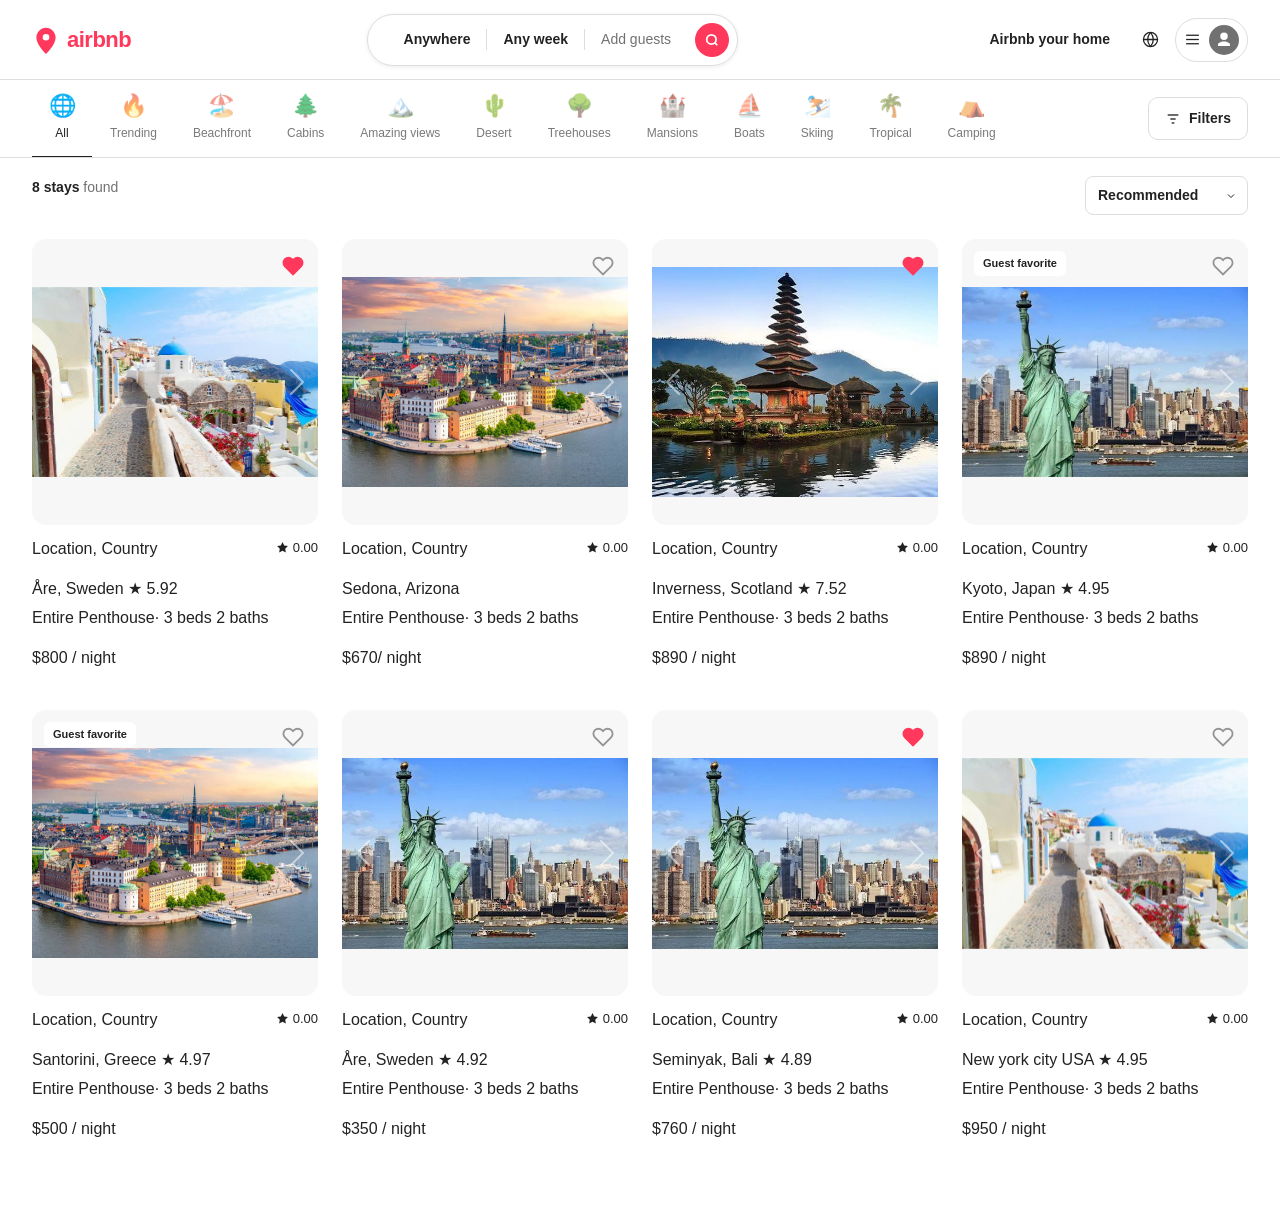
<file: listings.html>
<!DOCTYPE html>
<html lang="en">
<head>
  <meta charset="UTF-8">
  <meta name="viewport" content="width=device-width, initial-scale=1.0">
  <title>Airbnb — All stays</title>
  <link href="https://cdn.jsdelivr.net/npm/bootstrap@5.3.2/dist/css/bootstrap.min.css" rel="stylesheet">
  <style>
    :root {
      --ab-red:      #FF385C;
      --ab-dark-red: #E31C5F;
      --ab-text:     #222222;
      --ab-muted:    #717171;
      --ab-border:   #DDDDDD;
      --ab-light:    #F7F7F7;
    }

    body {
      font-family: -apple-system, BlinkMacSystemFont, 'Segoe UI', Roboto, 'Helvetica Neue', Arial, sans-serif;
      color: var(--ab-text);
      margin: 0;
    }

    /* ── NAVBAR ── */
    .ab-nav {
      position: fixed; top: 0; left: 0; right: 0; z-index: 1000;
      background: #fff; border-bottom: 1px solid var(--ab-border);
      height: 80px; padding: 0 32px;
      display: flex; align-items: center; justify-content: space-between;
      gap: 16px;
    }

    .ab-logo {
      display: flex; align-items: center; gap: 7px;
      font-size: 22px; font-weight: 700; letter-spacing: -0.5px;
      color: var(--ab-red); text-decoration: none; flex-shrink: 0;
    }

    /* Compact search bar */
    .nav-search {
      display: flex; align-items: center;
      border: 1px solid var(--ab-border); border-radius: 40px;
      padding: 8px 8px 8px 20px;
      box-shadow: 0 1px 4px rgba(0,0,0,0.08);
      gap: 0; cursor: pointer; transition: box-shadow 0.15s;
    }
    .nav-search:hover { box-shadow: 0 2px 10px rgba(0,0,0,0.14); }

    .ns-pill {
      font-size: 14px; font-weight: 600; padding: 0 16px;
      border-right: 1px solid var(--ab-border); white-space: nowrap;
      color: var(--ab-text);
    }
    .ns-pill:last-of-type { border-right: none; color: var(--ab-muted); font-weight: 400; }

    .ns-go {
      background: var(--ab-red); border: none; border-radius: 50%;
      width: 34px; height: 34px; min-width: 34px;
      display: flex; align-items: center; justify-content: center;
      cursor: pointer; margin-left: 8px; transition: background 0.15s;
    }
    .ns-go:hover { background: var(--ab-dark-red); }

    .ab-nav-link {
      border: none; background: none; font-size: 14px; font-weight: 600;
      padding: 10px 16px; border-radius: 24px; cursor: pointer;
      transition: background 0.15s; color: var(--ab-text); white-space: nowrap;
    }
    .ab-nav-link:hover { background: var(--ab-light); }

    .ab-icon-btn {
      border: none; background: none; padding: 8px; border-radius: 50%;
      cursor: pointer; transition: background 0.15s; color: var(--ab-text);
      display: flex; align-items: center; justify-content: center;
    }
    .ab-icon-btn:hover { background: var(--ab-light); }

    .ab-menu-btn {
      display: flex; align-items: center; gap: 8px;
      border: 1px solid var(--ab-border); border-radius: 24px;
      padding: 6px 8px; background: #fff; cursor: pointer;
      transition: box-shadow 0.15s; position: relative; flex-shrink: 0;
    }
    .ab-menu-btn:hover { box-shadow: 0 2px 8px rgba(0,0,0,0.12); }

    .ab-avatar {
      width: 30px; height: 30px; border-radius: 50%; background: #717171;
      display: flex; align-items: center; justify-content: center;
    }

    /* Dropdown */
    .ab-dropdown {
      display: none; position: absolute; top: calc(100% + 12px); right: 0;
      background: #fff; border: none; border-radius: 12px; min-width: 220px;
      box-shadow: 0 4px 24px rgba(0,0,0,0.14); padding: 8px 0; z-index: 200;
    }
    .ab-menu-btn:focus-within .ab-dropdown,
    .ab-menu-btn:hover .ab-dropdown { display: block; }

    .ab-dropdown-item {
      display: block; padding: 11px 20px; font-size: 14px;
      color: var(--ab-text); text-decoration: none; cursor: pointer;
      transition: background 0.12s;
    }
    .ab-dropdown-item:hover { background: var(--ab-light); }
    .ab-dropdown-item.fw-semibold { font-weight: 600; }
    .ab-dropdown-divider { border: none; border-top: 1px solid var(--ab-border); margin: 6px 0; }

    /* ── CATEGORY BAR ── */
    .cat-bar {
      position: fixed; top: 80px; left: 0; right: 0; z-index: 999;
      background: #fff; border-bottom: 1px solid var(--ab-border);
      padding: 0 32px;
      display: flex; align-items: center; gap: 0;
      overflow-x: auto; scrollbar-width: none;
    }
    .cat-bar::-webkit-scrollbar { display: none; }

    .cat-item {
      display: flex; flex-direction: column; align-items: center; gap: 6px;
      padding: 14px 18px; cursor: pointer; flex-shrink: 0;
      border-bottom: 2px solid transparent; margin-bottom: -1px;
      transition: border-color 0.15s, opacity 0.15s;
      opacity: 0.6; font-size: 12px; font-weight: 500; color: var(--ab-text);
      text-decoration: none;
    }
    .cat-item:hover { opacity: 1; }
    .cat-item.active { opacity: 1; border-bottom-color: var(--ab-text); }

    .cat-icon {
      width: 24px; height: 24px;
      display: flex; align-items: center; justify-content: center;
      font-size: 22px; line-height: 1;
    }

    .filters-btn {
      margin-left: auto; flex-shrink: 0;
      display: flex; align-items: center; gap: 8px;
      border: 1px solid var(--ab-border); border-radius: 10px;
      padding: 10px 16px; background: #fff; cursor: pointer;
      font-size: 14px; font-weight: 600; transition: box-shadow 0.15s;
      color: var(--ab-text);
    }
    .filters-btn:hover { box-shadow: 0 2px 8px rgba(0,0,0,0.12); }

    /* ── MAIN CONTENT ── */
    .main-content {
      margin-top: 152px; /* navbar 80 + catbar ~72 */
      padding: 24px 32px 64px;
    }

    .results-bar {
      display: flex; align-items: center; justify-content: space-between;
      margin-bottom: 24px;
    }

    .results-count { font-size: 14px; color: var(--ab-muted); }
    .results-count strong { color: var(--ab-text); }

    .sort-select {
      border: 1px solid var(--ab-border); border-radius: 8px;
      padding: 8px 32px 8px 12px; font-size: 14px; font-weight: 600;
      color: var(--ab-text); background: #fff; cursor: pointer;
      appearance: none;
      background-image: url("data:image/svg+xml,%3Csvg xmlns='http://www.w3.org/2000/svg' width='12' height='12' viewBox='0 0 24 24' fill='none' stroke='%23222' stroke-width='2'%3E%3Cpolyline points='6 9 12 15 18 9'/%3E%3C/svg%3E");
      background-repeat: no-repeat;
      background-position: right 10px center;
    }

    /* ── LISTING GRID ── */
    .listing-grid {
      display: grid;
      grid-template-columns: repeat(4, 1fr);
      gap: 24px;
    }

    .listing-card { cursor: pointer; }

    .listing-img-wrap {
      position: relative;
      border-radius: 14px;
      overflow: hidden;
      aspect-ratio: 1 / 1;
      background: var(--ab-light);
      margin-bottom: 12px;
    }

    .listing-img-placeholder {
      width: 100%; height: 100%;
      display: flex; flex-direction: column;
      align-items: center; justify-content: center;
      gap: 8px; color: var(--ab-muted); font-size: 13px;
    }
    .listing-img-placeholder svg { opacity: 0.35; }

    .listing-badge {
      position: absolute; top: 12px; left: 12px;
      background: #fff; border-radius: 6px;
      font-size: 11px; font-weight: 700;
      padding: 4px 9px; color: var(--ab-text);
    }

    .listing-heart {
      position: absolute; top: 10px; right: 10px;
      background: none; border: none; cursor: pointer; padding: 4px;
      color: rgba(0,0,0,0.4); transition: color 0.15s;
    }
    .listing-heart:hover { color: var(--ab-red); }
    .listing-heart.saved { color: var(--ab-red); }

    /* dot indicators */
    .img-dots {
      position: absolute; bottom: 10px; left: 50%; transform: translateX(-50%);
      display: flex; gap: 4px;
    }
    .img-dot {
      width: 6px; height: 6px; border-radius: 50%; background: rgba(255,255,255,0.6);
    }
    .img-dot.active { background: #fff; }

    .listing-row { display: flex; justify-content: space-between; align-items: baseline; margin-bottom: 2px; }
    .listing-location { font-size: 14px; font-weight: 600; }
    .listing-rating { font-size: 13px; display: flex; align-items: center; gap: 4px; }
    .listing-type { font-size: 13px; color: var(--ab-muted); margin-bottom: 2px; }
    .listing-beds { font-size: 13px; color: var(--ab-muted); margin-bottom: 4px; }
    .listing-price { font-size: 14px; font-weight: 600; }
    .listing-price span { font-weight: 400; color: var(--ab-muted); }
  </style>
</head>
<body>

<!-- ══ NAVBAR ══ -->
<nav class="ab-nav">
  <a class="ab-logo" href="index.html">
    <svg viewBox="0 0 32 32" width="28" height="28" fill="#FF385C" aria-hidden="true">
      <path d="M16 2C9.92 2 5 7.48 5 13.2c0 8.6 11 18.8 11 18.8s11-10.2 11-18.8C27 7.48 22.08 2 16 2zm0 14.6a3.8 3.8 0 1 1 0-7.6 3.8 3.8 0 0 1 0 7.6z"/>
    </svg>
    airbnb
  </a>

  <div class="nav-search">
    <span class="ns-pill">Anywhere</span>
    <span class="ns-pill">Any week</span>
    <span class="ns-pill">Add guests</span>
    <button class="ns-go" aria-label="Search">
      <svg width="14" height="14" viewBox="0 0 24 24" fill="none" stroke="#fff" stroke-width="3"><circle cx="11" cy="11" r="8"/><line x1="21" y1="21" x2="16.65" y2="16.65"/></svg>
    </button>
  </div>

  <div class="d-flex align-items-center gap-2">
    <button class="ab-nav-link">Airbnb your home</button>
    <button class="ab-icon-btn" aria-label="Select language">
      <svg width="17" height="17" viewBox="0 0 24 24" fill="none" stroke="currentColor" stroke-width="1.8">
        <circle cx="12" cy="12" r="10"/>
        <path d="M12 2C12 2 8 7 8 12s4 10 4 10M12 2c0 0 4 5 4 10s-4 10-4 10M2 12h20"/>
      </svg>
    </button>
    <div class="ab-menu-btn" tabindex="0" role="button" aria-haspopup="true" aria-label="Open menu">
      <svg width="17" height="17" viewBox="0 0 24 24" fill="none" stroke="currentColor" stroke-width="1.8">
        <line x1="3" y1="6" x2="21" y2="6"/>
        <line x1="3" y1="12" x2="21" y2="12"/>
        <line x1="3" y1="18" x2="21" y2="18"/>
      </svg>
      <div class="ab-avatar" aria-hidden="true">
        <svg width="18" height="18" viewBox="0 0 24 24" fill="#fff">
          <path d="M12 12a5 5 0 1 0 0-10 5 5 0 0 0 0 10zm0 2c-5.33 0-8 2.67-8 4v2h16v-2c0-1.33-2.67-4-8-4z"/>
        </svg>
      </div>
      <div class="ab-dropdown" role="menu">
        <a class="ab-dropdown-item fw-semibold" href="#" role="menuitem">Sign up</a>
        <a class="ab-dropdown-item" href="#" role="menuitem">Log in</a>
        <hr class="ab-dropdown-divider">
        <a class="ab-dropdown-item" href="#" role="menuitem">Airbnb your home</a>
        <a class="ab-dropdown-item" href="#" role="menuitem">My trips</a>
        <a class="ab-dropdown-item" href="#" role="menuitem">Wishlist</a>
        <hr class="ab-dropdown-divider">
        <a class="ab-dropdown-item" href="#" role="menuitem">Help centre</a>
      </div>
    </div>
  </div>
</nav>

<!-- ══ CATEGORY BAR ══ -->
<div class="cat-bar">
  <a class="cat-item active" href="#">
    <div class="cat-icon">🌐</div>
    All
  </a>
  <a class="cat-item" href="#">
    <div class="cat-icon">🔥</div>
    Trending
  </a>
  <a class="cat-item" href="#">
    <div class="cat-icon">🏖️</div>
    Beachfront
  </a>
  <a class="cat-item" href="#">
    <div class="cat-icon">🌲</div>
    Cabins
  </a>
  <a class="cat-item" href="#">
    <div class="cat-icon">🏔️</div>
    Amazing views
  </a>
  <a class="cat-item" href="#">
    <div class="cat-icon">🌵</div>
    Desert
  </a>
  <a class="cat-item" href="#">
    <div class="cat-icon">🌳</div>
    Treehouses
  </a>
  <a class="cat-item" href="#">
    <div class="cat-icon">🏰</div>
    Mansions
  </a>
  <a class="cat-item" href="#">
    <div class="cat-icon">⛵</div>
    Boats
  </a>
  <a class="cat-item" href="#">
    <div class="cat-icon">⛷️</div>
    Skiing
  </a>
  <a class="cat-item" href="#">
    <div class="cat-icon">🌴</div>
    Tropical
  </a>
  <a class="cat-item" href="#">
    <div class="cat-icon">⛺</div>
    Camping
  </a>

  <button class="filters-btn">
    <svg width="16" height="16" viewBox="0 0 24 24" fill="none" stroke="currentColor" stroke-width="2"><line x1="4" y1="6" x2="20" y2="6"/><line x1="8" y1="12" x2="16" y2="12"/><line x1="10" y1="18" x2="14" y2="18"/></svg>
    Filters
  </button>
</div>

<!-- ══ MAIN ══ -->
<main class="main-content">
  <div class="results-bar">
    <p class="results-count"><strong>8 stays</strong> found</p>
    <select class="sort-select" aria-label="Sort results">
      <option>Recommended</option>
      <option>Price: low to high</option>
      <option>Price: high to low</option>
      <option>Top rated</option>
    </select>
  </div>

  <div class="listing-grid">

   <!-- Card 1 -->
    <a class="listing-card" href="listing-detail.html" style="text-decoration:none;color:inherit;">
      <div class="listing-img-wrap">
        <div class="listing-img-placeholder">
          <div id="carousel1" class="carousel slide" data-bs-ride="false">
                <div class="carousel-inner">
                    <div class="carousel-item active"><img src="images (12).jpg" class="d-block w-100"></div>
                    <div class="carousel-item"><img src="images (13).jpg" class="d-block w-100"></div>
                    <div class="carousel-item"><img src="images (14).jpg" class="d-block w-100"></div>
                    <div class="carousel-item"><img src="images (15).jpg" class="d-block w-100"></div>
                </div>
                <button class="carousel-control-prev" data-bs-target="#carousel1" data-bs-slide="prev"><span class="carousel-control-prev-icon"></span></button>
                <button class="carousel-control-next" data-bs-target="#carousel1" data-bs-slide="next"><span class="carousel-control-next-icon"></span></button>
            </div>
        </div>
    
        <button class="listing-heart saved" aria-label="Remove from wishlist">
          <svg width="22" height="22" viewBox="0 0 24 24" fill="currentColor" stroke="currentColor" stroke-width="2"><path d="M20.84 4.61a5.5 5.5 0 0 0-7.78 0L12 5.67l-1.06-1.06a5.5 5.5 0 0 0-7.78 7.78l1.06 1.06L12 21.23l7.78-7.78 1.06-1.06a5.5 5.5 0 0 0 0-7.78z"/></svg>
        </button>
        
      </div>
      <div class="listing-row">
      <p>Location, Country </p>
        <div class="listing-rating"><svg width="13" height="13" viewBox="0 0 24 24" fill="currentColor"><path d="M12 2l3.09 6.26L22 9.27l-5 4.87 1.18 6.88L12 17.77l-6.18 3.25L7 14.14 2 9.27l6.91-1.01z"/></svg> 0.00</div>
      </div>
      <h6>Åre, Sweden ★ 5.92</h6>
                <p>Entire Penthouse· 3 beds 2 baths</p>
                <p>$800 / night</p> 
    
    </a>

    <!-- Card 2 -->
     
    <a class="listing-card" href="listing-detail.html" style="text-decoration:none;color:inherit;">
      <div class="listing-img-wrap">
        <div class="listing-img-placeholder">
             <div id="carousel2" class="carousel slide" data-bs-ride="false">
                <div class="carousel-inner">
                    <div class="carousel-item active"><img src="images (17).jpg" class="d-block w-100"></div>
                    <div class="carousel-item"><img src="images (17).jpg" class="d-block w-100"></div>
                    <div class="carousel-item"><img src="images (18).jpg" class="d-block w-100"></div>
                    <div class="carousel-item"><img src="images (19).jpg" class="d-block w-100"></div>
                </div>
                <button class="carousel-control-prev" data-bs-target="#carousel2" data-bs-slide="prev"><span class="carousel-control-prev-icon"></span></button>
                <button class="carousel-control-next" data-bs-target="#carousel2" data-bs-slide="next"><span class="carousel-control-next-icon"></span></button>
              </div>
        </div>
        <button class="listing-heart" aria-label="Save to wishlist">
          <svg width="22" height="22" viewBox="0 0 24 24" fill="none" stroke="currentColor" stroke-width="2"><path d="M20.84 4.61a5.5 5.5 0 0 0-7.78 0L12 5.67l-1.06-1.06a5.5 5.5 0 0 0-7.78 7.78l1.06 1.06L12 21.23l7.78-7.78 1.06-1.06a5.5 5.5 0 0 0 0-7.78z"/></svg>
        </button>
        
      </div>
      <div class="listing-row">
      <p>Location, Country </p>
        <div class="listing-rating"><svg width="13" height="13" viewBox="0 0 24 24" fill="currentColor"><path d="M12 2l3.09 6.26L22 9.27l-5 4.87 1.18 6.88L12 17.77l-6.18 3.25L7 14.14 2 9.27l6.91-1.01z"/></svg> 0.00</div>
      </div>
      <h6>Sedona, Arizona  </h6>
                <p>Entire Penthouse· 3 beds 2 baths</p>
                <p>$670/ night</p> 
                
    
     
    </a>

    <!-- Card 3 -->
    <a class="listing-card" href="listing-detail.html" style="text-decoration:none;color:inherit;">
      <div class="listing-img-wrap">
        <div class="listing-img-placeholder">
          <div id="carousel3" class="carousel slide" data-bs-ride="false">
                <div class="carousel-inner">
                    <div class="carousel-item active"><img src="images (20).jpg" class="d-block w-100"></div>
                    <div class="carousel-item"><img src="images (21).jpg" class="d-block w-100"></div>
                    <div class="carousel-item"><img src="images (22).jpg" class="d-block w-100"></div>
                    <div class="carousel-item"><img src="images (22).jpg" class="d-block w-100"></div>
                </div>
                <button class="carousel-control-prev" data-bs-target="#carousel3" data-bs-slide="prev"><span class="carousel-control-prev-icon"></span></button>
                <button class="carousel-control-next" data-bs-target="#carousel3" data-bs-slide="next"><span class="carousel-control-next-icon"></span></button>
            </div>
        </div>
        <button class="listing-heart saved" aria-label="Remove from wishlist">
          <svg width="22" height="22" viewBox="0 0 24 24" fill="currentColor" stroke="currentColor" stroke-width="2"><path d="M20.84 4.61a5.5 5.5 0 0 0-7.78 0L12 5.67l-1.06-1.06a5.5 5.5 0 0 0-7.78 7.78l1.06 1.06L12 21.23l7.78-7.78 1.06-1.06a5.5 5.5 0 0 0 0-7.78z"/></svg>
        </button>
        
      </div>
     <div class="listing-row">
      <p>Location, Country </p>
        <div class="listing-rating"><svg width="13" height="13" viewBox="0 0 24 24" fill="currentColor"><path d="M12 2l3.09 6.26L22 9.27l-5 4.87 1.18 6.88L12 17.77l-6.18 3.25L7 14.14 2 9.27l6.91-1.01z"/></svg> 0.00</div>
      </div>
      <h6> Inverness, Scotland   ★ 7.52</h6>
                <p>Entire Penthouse· 3 beds 2 baths</p>
                <p>$890 / night</p> 
    
    </a>

    <!-- Card 4 -->
    <a class="listing-card" href="listing-detail.html" style="text-decoration:none;color:inherit;">
      <div class="listing-img-wrap">
        <div class="listing-img-placeholder">
          <div id="carousel4" class="carousel slide" data-bs-ride="false">
                <div class="carousel-inner">
                    <div class="carousel-item active"><img src="images (24).jpg" class="d-block w-100"></div>
                    <div class="carousel-item"><img src="images (29).jpg" class="d-block w-100"></div>
                    <div class="carousel-item"><img src="images (25).jpg" class="d-block w-100"></div>
                    <div class="carousel-item"><img src="images (26).jpg" class="d-block w-100"></div>
                </div>
                <button class="carousel-control-prev" data-bs-target="#carousel4" data-bs-slide="prev"><span class="carousel-control-prev-icon"></span></button>
                <button class="carousel-control-next" data-bs-target="#carousel4" data-bs-slide="next"><span class="carousel-control-next-icon"></span></button>
            </div>
        </div>
        <div class="listing-badge">Guest favorite</div>
        <button class="listing-heart" aria-label="Save to wishlist">
          <svg width="22" height="22" viewBox="0 0 24 24" fill="none" stroke="currentColor" stroke-width="2"><path d="M20.84 4.61a5.5 5.5 0 0 0-7.78 0L12 5.67l-1.06-1.06a5.5 5.5 0 0 0-7.78 7.78l1.06 1.06L12 21.23l7.78-7.78 1.06-1.06a5.5 5.5 0 0 0 0-7.78z"/></svg>
        </button>
       
      </div>
    <div class="listing-row">
      <p>Location, Country </p>
        <div class="listing-rating"><svg width="13" height="13" viewBox="0 0 24 24" fill="currentColor"><path d="M12 2l3.09 6.26L22 9.27l-5 4.87 1.18 6.88L12 17.77l-6.18 3.25L7 14.14 2 9.27l6.91-1.01z"/></svg> 0.00</div>
      </div>
      <h6>Kyoto, Japan  ★ 4.95</h6>
                <p>Entire Penthouse· 3 beds 2 baths</p>
                <p>$890 / night</p> 
    
    </a>

    <!-- Card 5 -->
    <a class="listing-card" href="listing-detail.html" style="text-decoration:none;color:inherit;">
      <div class="listing-img-wrap">
        <div class="listing-img-placeholder">
          <div id="carousel5" class="carousel slide" data-bs-ride="false">
                <div class="carousel-inner">
                    <div class="carousel-item active"><img src="images (17).jpg" class="d-block w-100"></div>
                    <div class="carousel-item"><img src="images (17).jpg" class="d-block w-100"></div>
                    <div class="carousel-item"><img src="images (18).jpg" class="d-block w-100"></div>
                    <div class="carousel-item"><img src="images (19).jpg" class="d-block w-100"></div>
                </div>
                <button class="carousel-control-prev" data-bs-target="#carousel5" data-bs-slide="prev"><span class="carousel-control-prev-icon"></span></button>
                <button class="carousel-control-next" data-bs-target="#carousel5" data-bs-slide="next"><span class="carousel-control-next-icon"></span></button>
              </div>
        </div>
        <div class="listing-badge">Guest favorite</div>
        <button class="listing-heart" aria-label="Save to wishlist">
          <svg width="22" height="22" viewBox="0 0 24 24" fill="none" stroke="currentColor" stroke-width="2"><path d="M20.84 4.61a5.5 5.5 0 0 0-7.78 0L12 5.67l-1.06-1.06a5.5 5.5 0 0 0-7.78 7.78l1.06 1.06L12 21.23l7.78-7.78 1.06-1.06a5.5 5.5 0 0 0 0-7.78z"/></svg>
        </button>
        
      </div>
       <div class="listing-row">
      <p>Location, Country </p>
        <div class="listing-rating"><svg width="13" height="13" viewBox="0 0 24 24" fill="currentColor"><path d="M12 2l3.09 6.26L22 9.27l-5 4.87 1.18 6.88L12 17.77l-6.18 3.25L7 14.14 2 9.27l6.91-1.01z"/></svg> 0.00</div>
      </div>
      <h6> Santorini, Greece ★ 4.97</h6>
                <p>Entire Penthouse· 3 beds 2 baths</p>
                <p> $500 / night</p> 
    
      
    </a>

    <!-- Card 6 -->
    <a class="listing-card" href="listing-detail.html" style="text-decoration:none;color:inherit;">
      <div class="listing-img-wrap">
        <div class="listing-img-placeholder">
      
          <div id="carousel6" class="carousel slide" data-bs-ride="false">
                <div class="carousel-inner">
                    <div class="carousel-item active"><img src="images (24).jpg" class="d-block w-100"></div>
                    <div class="carousel-item"><img src="images (29).jpg" class="d-block w-100"></div>
                    <div class="carousel-item"><img src="images (25).jpg" class="d-block w-100"></div>
                    <div class="carousel-item"><img src="images (26).jpg" class="d-block w-100"></div>
                </div>
                <button class="carousel-control-prev" data-bs-target="#carousel6" data-bs-slide="prev"><span class="carousel-control-prev-icon"></span></button>
                <button class="carousel-control-next" data-bs-target="#carousel6" data-bs-slide="next"><span class="carousel-control-next-icon"></span></button>
            </div>
        </div>
        <button class="listing-heart" aria-label="Save to wishlist">
          <svg width="22" height="22" viewBox="0 0 24 24" fill="none" stroke="currentColor" stroke-width="2"><path d="M20.84 4.61a5.5 5.5 0 0 0-7.78 0L12 5.67l-1.06-1.06a5.5 5.5 0 0 0-7.78 7.78l1.06 1.06L12 21.23l7.78-7.78 1.06-1.06a5.5 5.5 0 0 0 0-7.78z"/></svg>
        </button>
      </div>
       <div class="listing-row">
      <p>Location, Country </p>
        <div class="listing-rating"><svg width="13" height="13" viewBox="0 0 24 24" fill="currentColor"><path d="M12 2l3.09 6.26L22 9.27l-5 4.87 1.18 6.88L12 17.77l-6.18 3.25L7 14.14 2 9.27l6.91-1.01z"/></svg> 0.00</div>
      </div>
      <h6>Åre, Sweden ★ 4.92</h6>
                <p>Entire Penthouse· 3 beds 2 baths</p>
                <p>$350 / night</p> 
    
    </a>

    <!-- Card 7 -->
    <a class="listing-card" href="listing-detail.html" style="text-decoration:none;color:inherit;">
      <div class="listing-img-wrap">
        <div class="listing-img-placeholder">
    
          <div id="carousel7" class="carousel slide" data-bs-ride="false">
                <div class="carousel-inner">
                    <div class="carousel-item active"><img src="images (24).jpg" class="d-block w-100"></div>
                    <div class="carousel-item"><img src="images (29).jpg" class="d-block w-100"></div>
                    <div class="carousel-item"><img src="images (25).jpg" class="d-block w-100"></div>
                    <div class="carousel-item"><img src="images (26).jpg" class="d-block w-100"></div>
                </div>
                <button class="carousel-control-prev" data-bs-target="#carousel7" data-bs-slide="prev"><span class="carousel-control-prev-icon"></span></button>
                <button class="carousel-control-next" data-bs-target="#carousel7" data-bs-slide="next"><span class="carousel-control-next-icon"></span></button>
            </div>
        </div>
        <button class="listing-heart saved" aria-label="Remove from wishlist">
          <svg width="22" height="22" viewBox="0 0 24 24" fill="currentColor" stroke="currentColor" stroke-width="2"><path d="M20.84 4.61a5.5 5.5 0 0 0-7.78 0L12 5.67l-1.06-1.06a5.5 5.5 0 0 0-7.78 7.78l1.06 1.06L12 21.23l7.78-7.78 1.06-1.06a5.5 5.5 0 0 0 0-7.78z"/></svg>
        </button>
        
      </div>
      <div class="listing-row">
      <p>Location, Country </p>
        <div class="listing-rating"><svg width="13" height="13" viewBox="0 0 24 24" fill="currentColor"><path d="M12 2l3.09 6.26L22 9.27l-5 4.87 1.18 6.88L12 17.77l-6.18 3.25L7 14.14 2 9.27l6.91-1.01z"/></svg> 0.00</div>
      </div>
      <h6> Seminyak, Bali ★ 4.89</h6>
                <p>Entire Penthouse· 3 beds 2 baths</p>
                <p>$760 / night</p> 
    
    </a>

    <!-- Card 8 -->
    <a class="listing-card" href="listing-detail.html" style="text-decoration:none;color:inherit;">
      <div class="listing-img-wrap">
        <div class="listing-img-placeholder">
         <div id="carousel8" class="carousel slide" data-bs-ride="false">
                <div class="carousel-inner">
                    <div class="carousel-item active"><img src="images (12).jpg" class="d-block w-100"></div>
                    <div class="carousel-item"><img src="images (13).jpg" class="d-block w-100"></div>
                    <div class="carousel-item"><img src="images (14).jpg" class="d-block w-100"></div>
                    <div class="carousel-item"><img src="images (15).jpg" class="d-block w-100"></div>
                </div>
                <button class="carousel-control-prev" data-bs-target="#carousel8" data-bs-slide="prev"><span class="carousel-control-prev-icon"></span></button>
                <button class="carousel-control-next" data-bs-target="#carousel8" data-bs-slide="next"><span class="carousel-control-next-icon"></span></button>
            </div>
        </div>
        <button class="listing-heart" aria-label="Save to wishlist">
          <svg width="22" height="22" viewBox="0 0 24 24" fill="none" stroke="currentColor" stroke-width="2"><path d="M20.84 4.61a5.5 5.5 0 0 0-7.78 0L12 5.67l-1.06-1.06a5.5 5.5 0 0 0-7.78 7.78l1.06 1.06L12 21.23l7.78-7.78 1.06-1.06a5.5 5.5 0 0 0 0-7.78z"/></svg>
        </button>
        
      </div>
      <div class="listing-row">
      <p>Location, Country </p>
        <div class="listing-rating"><svg width="13" height="13" viewBox="0 0 24 24" fill="currentColor"><path d="M12 2l3.09 6.26L22 9.27l-5 4.87 1.18 6.88L12 17.77l-6.18 3.25L7 14.14 2 9.27l6.91-1.01z"/></svg> 0.00</div>
      </div>
      <h6> New york city USA ★ 4.95</h6>
                <p>Entire Penthouse· 3 beds 2 baths</p>
                <p>$950 / night</p>
    
    
    </a>
 

  </div>
</main>

<script src="https://cdn.jsdelivr.net/npm/bootstrap@5.3.2/dist/js/bootstrap.bundle.min.js"></script>
</body>
</html>
</file>
